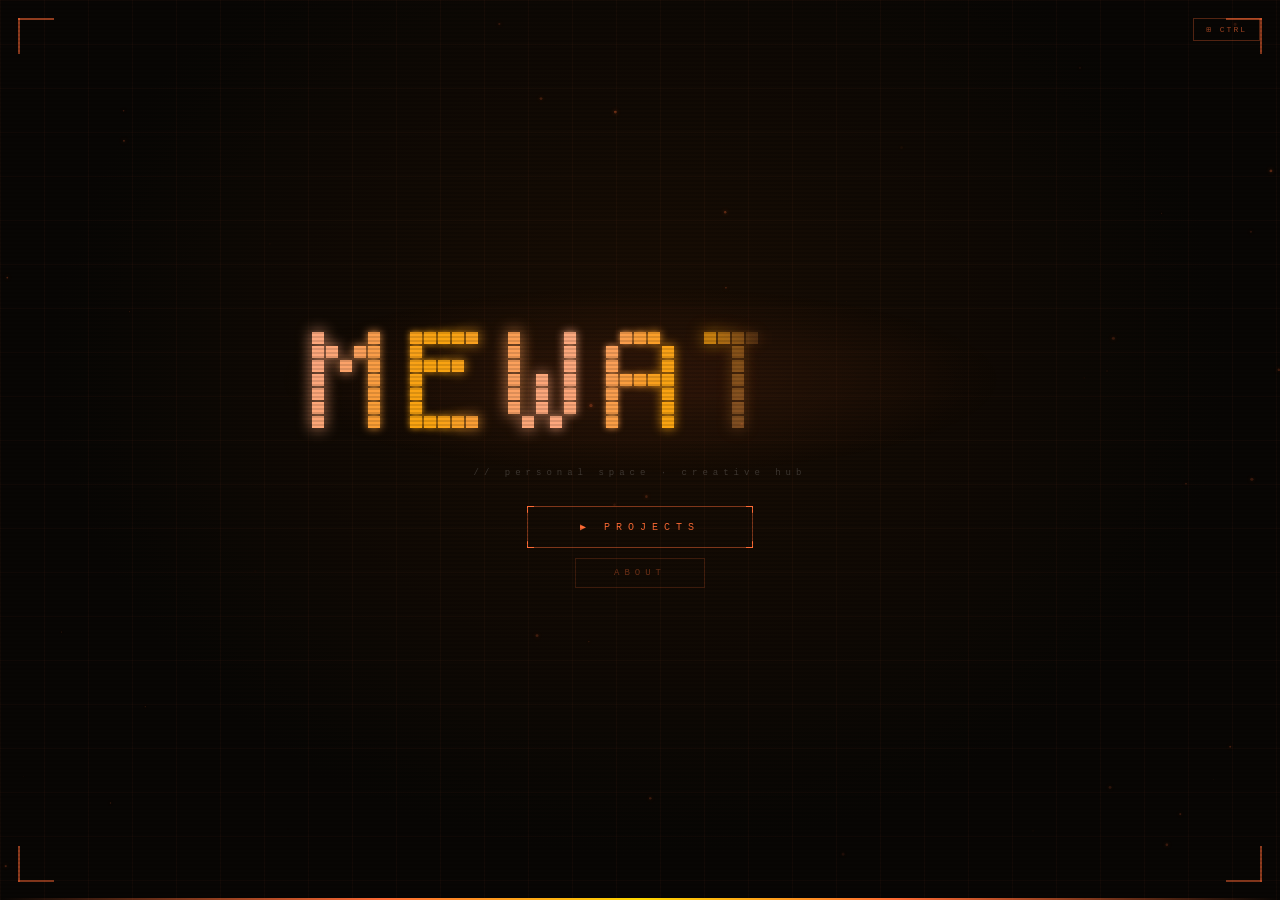
<file: index.html>
<!DOCTYPE html>
<html lang="en">
<head>
    <meta charset="UTF-8">
    <meta name="viewport" content="width=device-width, initial-scale=1.0">
    <title>Mewatee's Personal Space</title>
    <link rel="icon" type="image/jpeg" href="icon.jpg">
    <link rel="stylesheet" href="css/style.css">
</head>
<body>

    <!-- Background layers -->
    <div class="bg"></div>
    <div class="grid-bg"></div>
    <div class="scanlines"></div>
    <canvas id="particles"></canvas>

    <!-- Corner brackets -->
    <div class="corner tl"></div>
    <div class="corner tr"></div>
    <div class="corner bl"></div>
    <div class="corner br"></div>
    <div class="status-line"></div>

    <!-- ── Main Scene ── -->
    <!-- Mini top-right nav -->
    <div class="top-nav">
        <button class="btn-mini btn-mini-dash" onclick="openModal()">⊞ CTRL</button>
    </div>

    <div id="scene">
        <div class="logo-wrap">
            <canvas id="c"></canvas>
        </div>
        <div class="scene-tagline">// personal space · creative hub</div>
        <div class="scene-btns">
            <button class="btn-primary" onclick="openProjects()">
                <span class="bgc tl"></span>
                <span class="bgc tr"></span>
                <span class="bgc bl"></span>
                <span class="bgc br"></span>
                ▶ Projects
            </button>
            <button class="btn-secondary" onclick="openAbout()">About</button>
        </div>
    </div>

    <!-- ── About Modal ── -->
    <div class="overlay" id="about-overlay">
        <div class="modal about-modal">
            <div class="mc tl"></div><div class="mc tr"></div>
            <div class="mc bl"></div><div class="mc br"></div>

            <div class="modal-label">About</div>
            <div class="about-hero">MEWATEE.COM</div>
            <div class="about-tagline">Personal space // Creative hub</div>

            <div class="about-block">
                <div class="about-sec">Overview</div>
                <div class="about-body">Mewatee's personal digital space — a collection of projects, games, and experiments.</div>
            </div>

            

            <div class="about-block">
                <div class="about-sec">Contact</div>
                <div class="about-body">ig owarakub.</div>
            </div>

            <button class="mbtn mbtn-enter" style="width:100%;margin-top:8px" onclick="closeAbout()">Close</button>
        </div>
    </div>

    <!-- ── Password Modal ── -->
    <div class="overlay" id="overlay">
        <div class="modal">
            <div class="mc tl"></div><div class="mc tr"></div>
            <div class="mc bl"></div><div class="mc br"></div>

            <div class="modal-label">Access Required</div>
            <div class="modal-hint">Enter authorization code to continue</div>
            <div class="modal-icon">⬡</div>

            <div class="pin-dots">
                <div class="pin-dot" id="d0"></div>
                <div class="pin-dot" id="d1"></div>
                <div class="pin-dot" id="d2"></div>
                <div class="pin-dot" id="d3"></div>
                <div class="pin-dot" id="d4"></div>
                <div class="pin-dot" id="d5"></div>
            </div>

            <input
                type="password"
                id="pwInput"
                class="pw-input"
                maxlength="20"
                autocomplete="off"
                placeholder="••••••"
                oninput="onInput()"
                onkeydown="onKey(event)"
            />
            <div class="modal-err" id="modalErr">INVALID CODE — ACCESS DENIED</div>

            <div class="modal-btns">
                <button class="mbtn mbtn-cancel" onclick="closeModal()">Cancel</button>
                <button class="mbtn mbtn-enter"  onclick="submitPw()">Enter</button>
            </div>
        </div>
    </div>

    <!-- ── Dashboard ── -->
    <div id="dashboard">
        <div class="dash-header">
            <div>
                <div class="dash-brand">Mewatee <span>// Control Panel</span></div>
                <div class="dash-user" id="dashUser"></div>
            </div>
            <button class="btn-lock" onclick="lockDash()">⬡ Lock</button>
        </div>

        <div class="dash-body">

            <!-- Mission Control -->
            <div class="section-label">Quick Access</div>
            <a class="btn-mission" href="https://owa-mission.vercel.app/tasks" target="_blank" rel="noopener">
                <span class="mc-icon">⊕</span>
                Mission Control
                <span class="mc-arrow">→</span>
            </a>

            <!-- Stats -->
            <div class="section-label">Overview</div>
            <div class="cards">
                <div class="card">
                    <div class="card-dot"></div>
                    <div class="card-lbl">Status</div>
                    <div class="card-val" style="font-size:15px;letter-spacing:2px;">ONLINE</div>
                    <div class="card-sub">All systems operational</div>
                </div>
                <div class="card">
                    <div class="card-lbl">Version</div>
                    <div class="card-val">1.0</div>
                    <div class="card-sub">Current build</div>
                </div>
                <div class="card">
                    <div class="card-lbl">Domain</div>
                    <div class="card-val" style="font-size:14px;letter-spacing:1px;">mewatee.com</div>
                    <div class="card-sub">Active</div>
                </div>
                <div class="card">
                    <div class="card-lbl">Uptime</div>
                    <div class="card-val" id="uptimeVal">—</div>
                    <div class="card-sub">Since session start</div>
                </div>
            </div>

            <!-- Activity log -->
            <div class="section-label">Activity Log</div>
            <div class="activity-log" id="actLog"></div>

        </div>
    </div>

    <!-- ── Game Screen ── -->
    <div id="game-screen">
        <canvas id="rain-canvas"></canvas>

        <div class="game-header">
            <div>
                <div class="game-brand">Meow-tropolis <span id="game-brand-sub">// Day 1 — Neon District</span></div>
                <div class="game-sub" id="game-sub-line">// Laundromat Front — 23:14 — Boutique Mode Active</div>
            </div>
            <button class="btn-game-exit" onclick="closeGame()">[ EXIT ]</button>
        </div>

        <div class="game-body">
            <div class="game-sidebar">
                <div class="game-sec-lbl">Inventory</div>
                <div class="inv-item" id="inv-tees">3x Plain Black Cotton Tee</div>
                <div class="inv-item inv-rare" id="inv-ink">1x Reflective Ink <span class="inv-badge">RARE</span></div>
                <div class="inv-item inv-cash" id="inv-cash">$200 Cash</div>
                <div class="inv-item" id="inv-stun" style="color:#00ffcc">2x Stun Grenade <span class="inv-badge" style="border-color:#00ffcc44;color:#00ffcc">[Q]</span></div>

                <div class="game-sec-lbl" style="margin-top:20px">Strikes</div>
                <div class="strike-row">
                    <div class="strike-dot" id="sd0"></div>
                    <div class="strike-dot" id="sd1"></div>
                    <div class="strike-dot" id="sd2"></div>
                </div>
                <div class="cred-num" id="strike-label">CLEAN</div>

                <div class="game-sec-lbl" style="margin-top:20px">Street Cred</div>
                <div class="cred-track"><div class="cred-fill" id="cred-fill" style="width:12%"></div></div>
                <div class="cred-num" id="cred-num">12 / 100 — Rookie</div>

                <div class="game-sec-lbl" style="margin-top:20px">Stamina</div>
                <div class="cred-track"><div class="stamina-fill" id="stamina-fill" style="width:100%"></div></div>
                <div class="cred-num" id="stamina-num">FRESH</div>

                <div class="game-sec-lbl" style="margin-top:20px">Contacts</div>
                <div class="contact-row">DJ Crow <span class="contact-status">Neutral</span></div>
                <div class="contact-row">Graffiti Raccoon <span class="contact-status">Neutral</span></div>

                <div class="game-sec-lbl" style="margin-top:20px">Ability</div>
                <div id="invis-status" class="invis-status invis-locked">GHOST — Reach KNOWN (50 cred)</div>
                <div id="invis-bar-wrap" class="cred-track" style="display:none"><div class="invis-bar" id="invis-bar" style="width:0%"></div></div>
                <div id="slow-status" class="invis-status invis-locked" style="margin-top:8px">SLOW AURA — Reach LEGEND (75 cred)</div>
                <div id="slow-bar-wrap" class="cred-track" style="display:none"><div class="slow-bar" id="slow-bar" style="width:0%"></div></div>

                <div class="game-sec-lbl" style="margin-top:20px">Districts</div>
                <div class="district-row active-district" id="dist-0">&gt; Neon District</div>
                <div class="district-row locked-district" id="dist-1">-- Syndicate Quarter</div>
                <div class="district-row locked-district" id="dist-2">-- The Underground</div>
                <div class="district-row locked-district" id="dist-3">-- Rooftop Circuit</div>
            </div>

            <div class="game-main">
                <canvas id="game-canvas"></canvas>

                <div id="mapUI" class="map-bar" style="display:none">
                    <span>DAY <span id="mapDay">1</span></span>
                    <span>TURNS: <span id="mapTurns">3</span></span>
                    <span id="mapStatus" class="map-status-msg"></span>
                    <span>MATS: <span id="mapMats">--</span></span>
                </div>

                <div class="rpg-box" id="rpgBox" style="display:none">
                    <div class="rpg-name" id="rpgName">CUSTOMER</div>
                    <div class="rpg-text" id="rpgText"><span class="rpg-cursor">_</span></div>
                </div>

                <div id="craftOptions" style="display:none"></div>

                <div id="craftResult" style="display:none"></div>
            </div>
        </div>
    </div>

    <!-- ── Boss Banner ── -->
    <div id="boss-banner" class="boss-banner">
        <div class="bb-star">★</div>
        <div class="bb-eyebrow" id="bb-level">BOSS ENCOUNTER</div>
        <div class="bb-name" id="bb-name">CAPTAIN VICE</div>
        <div class="bb-title" id="bb-title">Syndicate Captain</div>
        <div class="bb-abilities" id="bb-abilities">Abilities: Scan Laser</div>
        <div class="bb-warn">— CAUGHT = 2 STRIKES —</div>
    </div>

    <!-- ── Map Transition Banner ── -->
    <div id="map-banner" class="map-banner">
        <div class="mb-type">NEW DISTRICT UNLOCKED</div>
        <div class="mb-name" id="mb-name">SYNDICATE QUARTER</div>
        <div class="mb-sub" id="mb-sub">// Day 5 — New district unlocked</div>
    </div>

    <!-- ── Game Over Overlay ── -->
    <div id="gameover-overlay" class="gameover-overlay">
        <div class="gameover-modal">
            <div class="go-eyebrow">// OPERATION TERMINATED</div>
            <div class="go-title">GAME OVER</div>
            <div class="go-sub">Three strikes — the syndicate shut you down.</div>
            <div class="go-stats">
                <div class="go-stat"><span class="go-lbl">Days Survived</span><span class="go-val" id="go-days">1</span></div>
                <div class="go-stat"><span class="go-lbl">Cash Remaining</span><span class="go-val go-gold" id="go-cash">$0</span></div>
                <div class="go-stat"><span class="go-lbl">Street Cred</span><span class="go-val go-cyan" id="go-cred">0</span></div>
                <div class="go-stat"><span class="go-lbl">Final Rank</span><span class="go-val go-pink" id="go-rank">ROOKIE</span></div>
            </div>
            <div class="go-buttons">
                <button class="go-btn go-btn-primary" onclick="restartGame()">[ TRY AGAIN ]</button>
                <button class="go-btn go-btn-exit" onclick="closeGame()">[ EXIT ]</button>
            </div>
        </div>
    </div>

    <!-- ── Tutorial Overlay ── -->
    <div id="tutorial-overlay" class="tutorial-overlay">
        <div class="tut-modal">
            <div class="tut-corner tut-tl"></div><div class="tut-corner tut-tr"></div>
            <div class="tut-corner tut-bl"></div><div class="tut-corner tut-br"></div>
            <div class="tut-header-row">
                <div class="tut-brand">Meow-tropolis <span>// Field Manual</span></div>
                <button class="tut-skip-btn" onclick="closeTutorial()">[SKIP]</button>
            </div>
            <canvas id="tut-canvas" width="320" height="200"></canvas>
            <div class="tut-step-num" id="tutStepNum">STEP 1 / 5</div>
            <div class="tut-title" id="tutTitle">MOVE YOUR CHARACTER</div>
            <div class="tut-desc" id="tutDesc">Use WASD or arrow keys. Hold SHIFT to sprint — watch your stamina bar.</div>
            <div class="tut-nav">
                <button class="tut-nav-btn" id="tutPrevBtn" onclick="tutPrev()" disabled>◀ PREV</button>
                <div class="tut-dots-wrap" id="tutDots"></div>
                <button class="tut-nav-btn tut-nav-next" id="tutNextBtn" onclick="tutNext()">NEXT ▶</button>
            </div>
        </div>
    </div>

    <!-- ── Projects Overlay ── -->
    <div id="projects-overlay" class="projects-overlay">
        <div class="projects-header">
            <div>
                <div class="projects-brand">Mewatee <span>// Projects</span></div>
                <div class="projects-sub">Select a project to launch</div>
            </div>
            <button class="btn-projects-close" onclick="closeProjects()">[ CLOSE ]</button>
        </div>
        <div class="projects-body">
            <div class="projects-grid" id="projectsGrid"></div>
        </div>
    </div>

    <!-- ── Street Market Overlay ── -->
    <div id="market-overlay" class="market-overlay">
        <div class="market-modal">
            <div class="market-title">[ STREET MARKET ]</div>
            <div class="market-sub">Cash: <span id="mkt-cash-display">$0</span> — Buy to restock & upgrade</div>
            <div class="market-grid" id="market-grid"></div>
            <button class="market-close" onclick="closeMarket()">[ CLOSE ]</button>
        </div>
    </div>

    <script src="js/main.js"></script>
    <script src="js/games/meow-tropolis.js"></script>
</body>
</html>
</file>
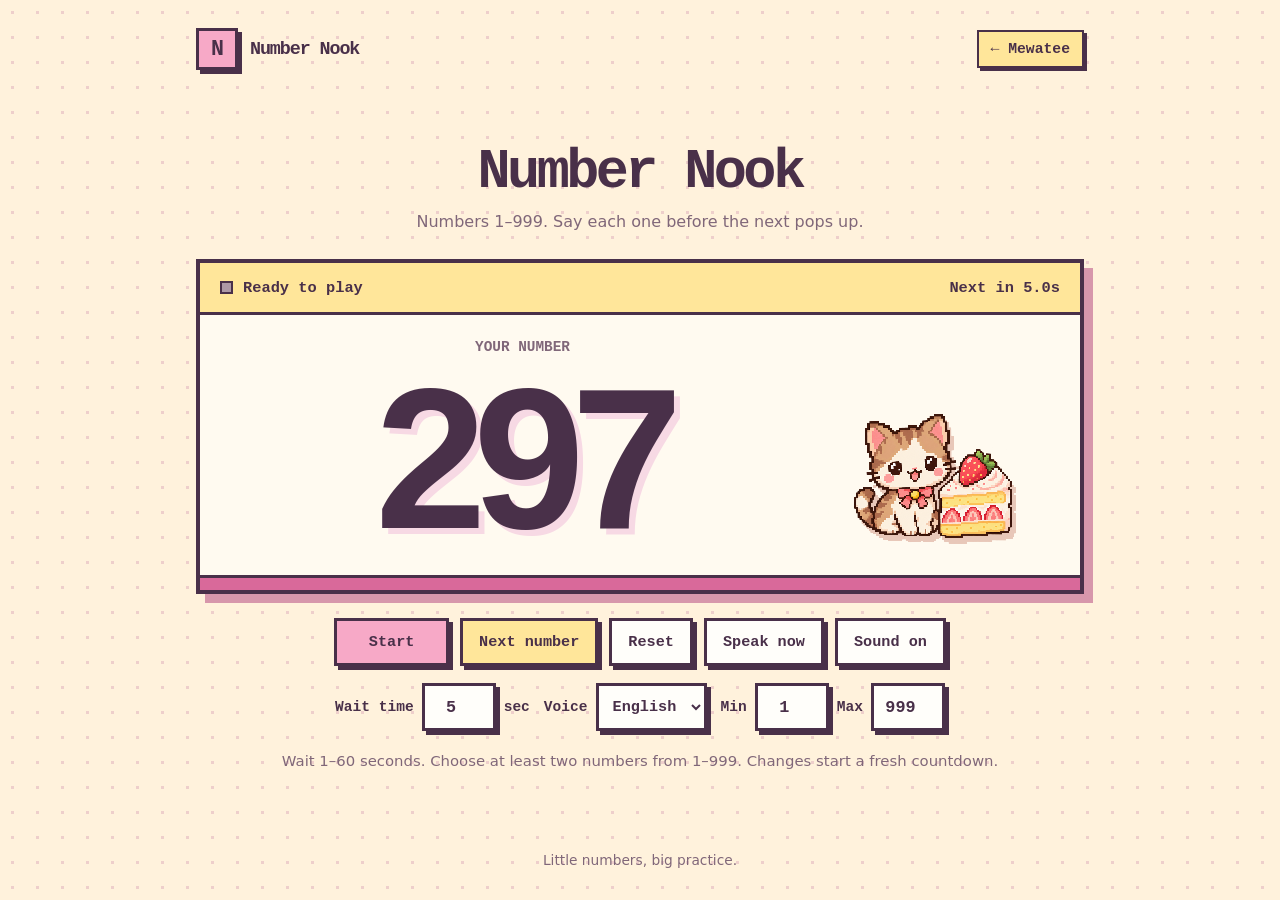
<file: number/index.html>
<!doctype html>
<html lang="en">
<head>
  <meta charset="utf-8">
  <meta name="viewport" content="width=device-width, initial-scale=1">
  <meta name="theme-color" content="#fff2dc">
  <meta name="description" content="Cute number practice from 1 to 999 with a custom timer and spoken numbers.">
  <title>Number Nook — Math Practice</title>
  <link rel="icon" type="image/svg+xml" href="data:image/svg+xml,%3Csvg xmlns='http://www.w3.org/2000/svg' viewBox='0 0 64 64'%3E%3Crect width='64' height='64' rx='8' fill='%23f7a9c7'/%3E%3Cpath d='M10 48V16h10l12 17V16h10v32H32L20 31v17z' fill='%23472c48'/%3E%3Cpath d='M48 16h8v8h-8zM48 32h8v8h-8z' fill='%23fff6d5'/%3E%3C/svg%3E">
  <style>
    :root{color-scheme:light;--ink:#493049;--soft:#806779;--cream:#fffaf0;--page:#fff2dc;--pink:#f7a9c7;--pink-dark:#d9699a;--yellow:#ffe69a;--mint:#b8e8d1;--line:#493049}
    *{box-sizing:border-box}
    html{font-family:"Trebuchet MS",Verdana,system-ui,sans-serif}
    body{margin:0;min-height:100vh;min-height:100dvh;color:var(--ink);background-color:var(--page);background-image:radial-gradient(#eecfcb 1.5px,transparent 1.5px);background-size:25px 25px}
    button,input{font:inherit}
    button{cursor:pointer}
    button:focus-visible,input:focus-visible{outline:3px solid var(--pink-dark);outline-offset:4px}
    .shell{max-width:940px;min-height:100vh;min-height:100dvh;margin:auto;padding:28px 26px 32px;display:flex;flex-direction:column}
    header{display:flex;align-items:center;justify-content:space-between;gap:16px}
    .brand{display:flex;align-items:center;gap:12px;font-family:"Courier New",monospace;font-size:1.15rem;font-weight:900;letter-spacing:-.06em}
    .brand-icon{width:42px;height:42px;display:grid;place-items:center;background:var(--pink);border:3px solid var(--line);box-shadow:4px 4px 0 var(--line);font-size:1.35rem}
    .range{padding:9px 12px;background:var(--yellow);border:2px solid var(--line);box-shadow:3px 3px 0 var(--line);font-family:"Courier New",monospace;font-weight:800;font-size:.92rem;color:var(--ink);text-decoration:none}
    main{flex:1;display:flex;flex-direction:column;justify-content:center;padding:26px 0 12px}
    .intro{text-align:center;margin:0 0 26px}
    h1{font-family:"Courier New",monospace;font-weight:900;letter-spacing:-.065em;font-size:clamp(2rem,5vw,3.45rem);line-height:1.08;margin:0 0 8px}
    .intro p{font-size:1rem;line-height:1.4;color:var(--soft);margin:0}
    .board{background:var(--cream);border:4px solid var(--line);box-shadow:9px 9px 0 #d797ab;position:relative}
    .board-top{min-height:52px;padding:14px 20px;display:flex;align-items:center;justify-content:space-between;gap:12px;border-bottom:3px solid var(--line);background:var(--yellow);font-family:"Courier New",monospace;font-size:.96rem;font-weight:800}
    .status{display:flex;align-items:center;gap:10px}
    .status-pixel{width:13px;height:13px;background:#ad99a6;border:2px solid var(--line)}
    .is-running .status-pixel{background:#79d7b1}
    .countdown{font-variant-numeric:tabular-nums;white-space:nowrap}
    .board-main{min-height:260px;display:grid;grid-template-columns:minmax(0,1fr) 242px;align-items:center;gap:10px;padding:10px 25px 2px 42px}
    .number-area{text-align:center;min-width:0}
    .number-label{font-family:"Courier New",monospace;font-size:.9rem;font-weight:800;color:var(--soft);margin:0 0 4px}
    .number{font-family:"Arial Black","Trebuchet MS",sans-serif;font-size:clamp(7rem,18vw,12.5rem);font-weight:900;line-height:1;letter-spacing:-.065em;font-variant-numeric:tabular-nums;white-space:nowrap;text-shadow:6px 6px 0 #f7d9e4;user-select:none}
    .number.pop{animation:pop .22s steps(3,end)}
    @keyframes pop{from{transform:scale(.88);opacity:.5}to{transform:scale(1);opacity:1}}
    .cat-cake{display:block;width:100%;max-width:242px;height:auto;image-rendering:pixelated;align-self:end;margin:0 auto 6px;filter:drop-shadow(4px 6px 0 #e8c7b8)}
    .progress-track{height:15px;background:#f8dce1;border-top:3px solid var(--line)}
    .progress-fill{height:100%;width:100%;background:var(--pink-dark);transform-origin:left;transform:scaleX(1)}
    .below{display:flex;flex-direction:column;align-items:center;gap:17px;margin-top:24px}
    .actions{display:flex;flex-wrap:wrap;gap:11px}
    .button{min-height:48px;padding:9px 16px;border:3px solid var(--line);border-radius:0;background:#fffefa;color:var(--ink);box-shadow:4px 4px 0 var(--line);font-family:"Courier New",monospace;font-size:.95rem;font-weight:900;transition:transform .12s,box-shadow .12s}
    .button:hover{transform:translate(2px,2px);box-shadow:2px 2px 0 var(--line)}
    .button:active{transform:translate(4px,4px);box-shadow:none}
    .button.primary{background:var(--pink);min-width:115px}
    .button.next{background:var(--yellow)}
    .button[aria-pressed="false"]{color:var(--soft);background:#f2e9e7}
    .button:disabled{opacity:.55;cursor:not-allowed}
    .settings{display:flex;align-items:center;flex-wrap:wrap;justify-content:center;gap:14px;min-height:48px;white-space:nowrap;font-family:"Courier New",monospace;font-weight:900;font-size:.91rem}
    .setting{display:flex;align-items:center;gap:8px}
    .settings input{width:74px;min-height:48px;padding:6px 8px;border:3px solid var(--line);border-radius:0;background:#fffefa;color:var(--ink);font-family:"Courier New",monospace;font-weight:900;font-size:1.05rem;text-align:center;box-shadow:4px 4px 0 var(--line)}
    .settings select{min-height:48px;padding:6px 10px;border:3px solid var(--line);border-radius:0;background:#fffefa;color:var(--ink);font-family:"Courier New",monospace;font-weight:900;font-size:.95rem;box-shadow:4px 4px 0 var(--line)}
    .helper{color:var(--soft);font-size:.93rem;line-height:1.5;margin:19px 0 0;text-align:center}
    .range-error{color:#a83260;margin-top:8px}
    .range-error[hidden]{display:none}
    footer{text-align:center;font-size:.86rem;color:var(--soft);padding-top:20px}
    @media(max-width:850px){.actions{justify-content:center}}
    @media(max-width:580px){.shell{padding:19px 15px 25px}.brand{font-size:.96rem}.brand-icon{width:36px;height:36px}.range{font-size:.76rem;padding:8px}main{justify-content:flex-start;padding:44px 0 5px}.intro{margin-bottom:23px}.board{box-shadow:6px 6px 0 #d797ab}.board-top{font-size:.8rem;padding:11px 13px}.board-main{min-height:260px;grid-template-columns:1fr 110px;gap:0;padding:18px 8px 0 10px}.number-label{font-size:.75rem}.number{font-size:clamp(5.3rem,24vw,8.6rem);text-shadow:4px 4px 0 #f7d9e4}.cat-cake{width:130px;max-width:130px;margin-left:-19px;margin-bottom:7px}.below{margin-top:24px;gap:17px}.actions{display:grid;width:100%;grid-template-columns:repeat(2,minmax(0,1fr));gap:9px}.button{min-height:49px;padding:7px 8px;font-size:.82rem}.button.primary{min-width:0}.settings{font-size:.85rem;flex-wrap:wrap;row-gap:15px}.helper{margin-top:17px}}
    @media(max-width:370px){.board-main{grid-template-columns:1fr 88px}.cat-cake{width:110px}.number{font-size:4.8rem}.brand{font-size:.85rem}.range{font-size:.68rem}}
    @media(prefers-reduced-motion:reduce){*,*::before,*::after{animation-duration:.01ms!important;transition-duration:.01ms!important}}
  </style>
</head>
<body>
  <div class="shell">
    <header>
      <div class="brand"><span class="brand-icon" aria-hidden="true">N</span><span>Number Nook</span></div>
      <a class="range" href="/">← Mewatee</a>
    </header>
    <main>
      <div class="intro">
        <h1>Number Nook</h1>
        <p>Numbers <span id="range-display">1–999</span>. Say each one before the next pops up.</p>
      </div>
      <section class="board" aria-label="Number practice">
        <div class="board-top">
          <span class="status"><span class="status-pixel" aria-hidden="true"></span><span id="status">Ready to play</span></span>
          <span class="countdown">Next in <span id="countdown">5.0</span>s</span>
        </div>
        <div class="board-main">
          <div class="number-area">
            <p class="number-label">YOUR NUMBER</p>
            <div class="number" id="number" aria-live="polite">?</div>
          </div>
          <img class="cat-cake" src="pixel-cat-cake.png" alt="Pixel cat sitting beside strawberry cake" width="242" height="194" decoding="async" fetchpriority="low">
        </div>
        <div class="progress-track" role="progressbar" aria-label="Time until next number" aria-valuemin="0" aria-valuemax="5" aria-valuenow="5" id="progress-track"><div class="progress-fill" id="progress-fill"></div></div>
      </section>
      <div class="below">
        <div class="actions">
          <button class="button primary" id="play" type="button">Start</button>
          <button class="button next" id="next" type="button">Next number</button>
          <button class="button" id="reset" type="button">Reset</button>
          <button class="button" id="speak" type="button">Speak now</button>
          <button class="button" id="sound" type="button" aria-pressed="true">Sound on</button>
        </div>
        <div class="settings">
          <div class="setting">
            <label for="wait-seconds">Wait time</label>
            <input id="wait-seconds" type="number" min="1" max="60" step="1" value="5" inputmode="numeric" aria-describedby="wait-help">
            <span>sec</span>
          </div>
          <div class="setting">
            <label for="voice-language">Voice</label>
            <select id="voice-language" aria-label="Speech language">
              <option value="en">English</option>
              <option value="th">ภาษาไทย</option>
            </select>
          </div>
          <div class="setting">
            <label for="min-number">Min</label>
            <input id="min-number" type="number" min="1" max="998" step="1" value="1" inputmode="numeric" aria-describedby="range-help range-error">
            <label for="max-number">Max</label>
            <input id="max-number" type="number" min="2" max="999" step="1" value="999" inputmode="numeric" aria-describedby="range-help range-error">
          </div>
        </div>
      </div>
      <p class="helper" id="wait-help">Wait 1–60 seconds. <span id="range-help">Choose at least two numbers from 1–999.</span> Changes start a fresh countdown.</p>
      <p class="helper range-error" id="range-error" role="alert" hidden></p>
    </main>
    <footer>Little numbers, big practice.</footer>
  </div>
  <script>
    (() => {
      const numberEl = document.getElementById('number');
      const board = document.querySelector('.board');
      const statusEl = document.getElementById('status');
      const countdownEl = document.getElementById('countdown');
      const progressEl = document.getElementById('progress-fill');
      const progressTrack = document.getElementById('progress-track');
      const playButton = document.getElementById('play');
      const nextButton = document.getElementById('next');
      const resetButton = document.getElementById('reset');
      const speakButton = document.getElementById('speak');
      const soundButton = document.getElementById('sound');
      const waitInput = document.getElementById('wait-seconds');
      const minInput = document.getElementById('min-number');
      const maxInput = document.getElementById('max-number');
      const rangeDisplay = document.getElementById('range-display');
      const rangeError = document.getElementById('range-error');
      const languageSelect = document.getElementById('voice-language');
      const speechAvailable = 'speechSynthesis' in window && 'SpeechSynthesisUtterance' in window;
      let duration = 5000;
      let number = null;
      let minNumber = 1;
      let maxNumber = 999;
      let running = false;
      let started = false;
      let soundOn = speechAvailable;
      let language = 'en';
      let remaining = duration;
      let deadline = 0;
      let frame = 0;

      function renderNumber() {
        numberEl.textContent = String(number);
        numberEl.classList.remove('pop');
        void numberEl.offsetWidth;
        numberEl.classList.add('pop');
      }

      function randomBelow(max) {
        if (window.crypto && typeof window.crypto.getRandomValues === 'function') {
          const sample = new Uint32Array(1);
          const limit = Math.floor(4294967296 / max) * max;
          do { window.crypto.getRandomValues(sample); } while (sample[0] >= limit);
          return sample[0] % max;
        }
        return Math.floor(Math.random() * max);
      }

      function pickNumber() {
        const span = maxNumber - minNumber + 1;
        number = minNumber + randomBelow(span);
        renderNumber();
      }

      function thaiNumberWords(value) {
        const digits = ['', 'หนึ่ง', 'สอง', 'สาม', 'สี่', 'ห้า', 'หก', 'เจ็ด', 'แปด', 'เก้า'];
        const hundreds = Math.floor(value / 100);
        const tens = Math.floor(value / 10) % 10;
        const ones = value % 10;
        let words = hundreds ? digits[hundreds] + 'ร้อย' : '';
        if (tens === 1) words += 'สิบ';
        else if (tens === 2) words += 'ยี่สิบ';
        else if (tens > 2) words += digits[tens] + 'สิบ';
        if (ones === 1) words += value > 10 ? 'เอ็ด' : 'หนึ่ง';
        else if (ones > 1) words += digits[ones];
        return words;
      }

      function sayNumber() {
        if (!speechAvailable) return;
        window.speechSynthesis.cancel();
        const utterance = new SpeechSynthesisUtterance(language === 'th' ? thaiNumberWords(number) : String(number));
        utterance.lang = language === 'th' ? 'th-TH' : 'en-US';
        const matchingVoice = window.speechSynthesis.getVoices().find(voice => voice.lang.toLowerCase().startsWith(language));
        if (matchingVoice) utterance.voice = matchingVoice;
        utterance.rate = 0.85;
        window.speechSynthesis.speak(utterance);
      }

      function updateTimer() {
        countdownEl.textContent = (remaining / 1000).toFixed(1);
        progressEl.style.transform = `scaleX(${Math.min(1, remaining / duration)})`;
        progressTrack.setAttribute('aria-valuemax', String(duration / 1000));
        progressTrack.setAttribute('aria-valuenow', String(Math.ceil(remaining / 1000)));
      }

      function updateControls() {
        board.classList.toggle('is-running', running);
        playButton.textContent = running ? 'Pause' : started ? 'Resume' : 'Start';
        statusEl.textContent = running ? 'Playing' : started ? 'Paused' : 'Ready to play';
      }

      function tick() {
        if (!running) return;
        const now = performance.now();
        if (now >= deadline) {
          pickNumber();
          if (soundOn) sayNumber();
          deadline = now + duration;
        }
        remaining = Math.max(0, deadline - now);
        updateTimer();
        frame = requestAnimationFrame(tick);
      }

      function setRunning(value) {
        if (running === value) return;
        if (!value) {
          remaining = Math.max(0, deadline - performance.now());
          if (remaining === 0) remaining = duration;
          cancelAnimationFrame(frame);
          if (speechAvailable) window.speechSynthesis.cancel();
        } else {
          if (!started && soundOn) sayNumber();
          started = true;
          deadline = performance.now() + remaining;
        }
        running = value;
        updateControls();
        updateTimer();
        if (running) tick();
      }

      function reset() {
        running = false;
        started = false;
        cancelAnimationFrame(frame);
        if (speechAvailable) window.speechSynthesis.cancel();
        pickNumber();
        remaining = duration;
        deadline = 0;
        updateControls();
        updateTimer();
      }

      function setWaitSeconds(seconds) {
        if (!Number.isInteger(seconds) || seconds < 1 || seconds > 60) throw new Error('Wait time must be a whole number from 1 to 60 seconds.');
        duration = seconds * 1000;
        waitInput.value = String(seconds);
        remaining = duration;
        if (running) deadline = performance.now() + duration;
        updateTimer();
      }

      function setRange(min, max) {
        if (!Number.isInteger(min) || !Number.isInteger(max) || min < 1 || max > 999 || min >= max) {
          throw new Error('Choose at least two numbers from 1 to 999.');
        }
        if (min === minNumber && max === maxNumber) return;
        minNumber = min;
        maxNumber = max;
        minInput.value = String(min);
        maxInput.value = String(max);
        rangeDisplay.textContent = `${min}–${max}`;
        rangeError.hidden = true;
        pickNumber();
        remaining = duration;
        if (running) deadline = performance.now() + duration;
        updateTimer();
        if (soundOn && started) sayNumber();
      }

      function applyRangeInputs() {
        try {
          setRange(Number(minInput.value), Number(maxInput.value));
        } catch (error) {
          minInput.value = String(minNumber);
          maxInput.value = String(maxNumber);
          rangeError.textContent = error.message;
          rangeError.hidden = false;
        }
      }

      playButton.addEventListener('click', () => setRunning(!running));
      nextButton.addEventListener('click', () => {
        pickNumber();
        remaining = duration;
        if (running) deadline = performance.now() + duration;
        updateTimer();
        if (soundOn) sayNumber();
      });
      resetButton.addEventListener('click', reset);
      speakButton.addEventListener('click', sayNumber);
      soundButton.addEventListener('click', () => {
        soundOn = !soundOn;
        soundButton.setAttribute('aria-pressed', String(soundOn));
        soundButton.textContent = soundOn ? 'Sound on' : 'Sound off';
        if (!soundOn) window.speechSynthesis.cancel();
        else sayNumber();
      });
      waitInput.addEventListener('change', () => {
        const value = Number(waitInput.value);
        if (Number.isInteger(value) && value >= 1 && value <= 60) setWaitSeconds(value);
        else waitInput.value = String(duration / 1000);
      });
      minInput.addEventListener('change', applyRangeInputs);
      maxInput.addEventListener('change', applyRangeInputs);
      minInput.addEventListener('blur', applyRangeInputs);
      maxInput.addEventListener('blur', applyRangeInputs);
      languageSelect.addEventListener('change', () => {
        language = languageSelect.value;
        if (soundOn) sayNumber();
      });
      if (!speechAvailable) {
        soundOn = false;
        soundButton.disabled = true;
        soundButton.textContent = 'Sound unavailable';
        soundButton.setAttribute('aria-pressed', 'false');
        speakButton.disabled = true;
      }
      if (document.modelContext?.registerTool) {
        try {
          void Promise.resolve(document.modelContext.registerTool({
            name: 'control_number_practice',
            title: 'Control number practice',
            description: 'Start, pause, advance, or reset number practice, or change its wait time, number range, and speech language.',
            inputSchema: {
              type: 'object',
              properties: {
                action: { type: 'string', enum: ['start', 'pause', 'next', 'reset', 'set_wait', 'set_range', 'set_language'] },
                seconds: { type: 'integer', minimum: 1, maximum: 60 },
                min: { type: 'integer', minimum: 1, maximum: 998 },
                max: { type: 'integer', minimum: 2, maximum: 999 },
                language: { type: 'string', enum: ['en', 'th'] }
              },
              required: ['action'],
              additionalProperties: false
            },
            annotations: { readOnlyHint: false },
            execute(input) {
              if (!input || !['start', 'pause', 'next', 'reset', 'set_wait', 'set_range', 'set_language'].includes(input.action)) throw new Error('Invalid action.');
              if (input.action === 'set_wait') setWaitSeconds(input.seconds);
              if (input.action === 'set_range') setRange(input.min, input.max);
              if (input.action === 'set_language') {
                if (!['en', 'th'].includes(input.language)) throw new Error('Choose en or th.');
                language = input.language;
                languageSelect.value = language;
                if (soundOn) sayNumber();
              }
              if (input.action === 'start') setRunning(true);
              if (input.action === 'pause') setRunning(false);
              if (input.action === 'next') nextButton.click();
              if (input.action === 'reset') reset();
              return { number, running, minNumber, maxNumber, waitSeconds: duration / 1000, language, secondsUntilNext: Math.ceil(remaining / 1000) };
            }
          })).catch(() => {});
        } catch (_) {}
      }
      pickNumber();
      updateControls();
      updateTimer();
    })();
  </script>
</body>
</html>
</file>
<file: css/style.css>
* { margin: 0; padding: 0; box-sizing: border-box; }

:root {
    --orange: #ff6b35;
    --amber:  #ffb347;
    --gold:   #ffd700;
    --cyan:   #00d4ff;
    --pink:   #ff00aa;
}

html, body {
    width: 100%; height: 100%;
    background: #080604;
    overflow: hidden;
    font-family: 'Courier New', monospace;
    color: #fff;
}

/* ── Background layers ── */
.bg {
    position: fixed; inset: 0;
    background: radial-gradient(ellipse at 50% 40%, #1a0e04 0%, #080604 65%);
    z-index: 0;
}

.grid-bg {
    position: fixed; inset: 0;
    background-image:
        linear-gradient(rgba(255,107,53,.04) 1px, transparent 1px),
        linear-gradient(90deg, rgba(255,107,53,.04) 1px, transparent 1px);
    background-size: 44px 44px;
    animation: grid-move 25s linear infinite;
    pointer-events: none; z-index: 1;
}
@keyframes grid-move {
    to { background-position: 44px 44px; }
}

.scanlines {
    position: fixed; inset: 0;
    background: repeating-linear-gradient(
        0deg, transparent, transparent 2px,
        rgba(0,0,0,.12) 2px, rgba(0,0,0,.12) 4px
    );
    pointer-events: none; z-index: 6;
}

#particles {
    position: fixed; inset: 0;
    pointer-events: none; z-index: 2;
}

/* ── Corner brackets ── */
.corner {
    position: fixed; width: 56px; height: 56px; z-index: 4;
}
.corner::before, .corner::after {
    content: ''; position: absolute;
    background: var(--orange); opacity: .55;
}
.corner::before { width: 2px; height: 36px; }
.corner::after  { width: 36px; height: 2px; }
.corner.tl { top: 18px; left: 18px; }
.corner.tr { top: 18px; right: 18px; transform: scaleX(-1); }
.corner.bl { bottom: 18px; left: 18px; transform: scaleY(-1); }
.corner.br { bottom: 18px; right: 18px; transform: scale(-1); }

.status-line {
    position: fixed; bottom: 0; left: 0; right: 0; height: 2px;
    background: linear-gradient(90deg, transparent 0%, var(--orange) 30%, var(--gold) 50%, var(--orange) 70%, transparent 100%);
    animation: bar-pulse 3s ease-in-out infinite; z-index: 5;
}
@keyframes bar-pulse {
    0%,100% { opacity: .3; } 50% { opacity: .9; }
}

/* ── Main scene ── */
#scene {
    position: relative; width: 100%; height: 100%;
    display: flex; flex-direction: column;
    align-items: center; justify-content: center;
    z-index: 3;
}

.logo-wrap { position: relative; }
.logo-wrap::before {
    content: ''; position: absolute; inset: -30px;
    background: radial-gradient(ellipse, rgba(255,107,53,.1) 0%, transparent 68%);
    animation: logo-pulse 3.5s ease-in-out infinite;
    pointer-events: none;
}
@keyframes logo-pulse {
    0%,100% { opacity: .5; transform: scale(1); }
    50%      { opacity: 1;  transform: scale(1.06); }
}

canvas#c {
    display: block;
    image-rendering: pixelated;
    image-rendering: crisp-edges;
    position: relative; z-index: 2;
}

/* ── Top nav mini buttons ── */
.top-nav {
    position: fixed; top: 18px; right: 20px;
    display: flex; gap: 8px; z-index: 20;
}
.btn-mini {
    padding: 6px 12px;
    background: transparent;
    border: 1px solid rgba(255,107,53,.3);
    color: rgba(255,107,53,.6);
    font-family: 'Courier New', monospace;
    font-size: 8px; letter-spacing: 3px;
    text-transform: uppercase; cursor: pointer;
    outline: none; transition: all .25s;
}
.btn-mini:hover {
    border-color: var(--orange); color: var(--orange);
    box-shadow: 0 0 14px rgba(255,107,53,.2);
}
.btn-mini-dash { letter-spacing: 2px; }

.scene-tagline {
    color: rgba(255,255,255,.18);
    font-size: 9px; letter-spacing: 5px;
    margin-top: 20px;
    font-family: 'Courier New', monospace;
}
.scene-btns {
    display: flex; flex-direction: column;
    align-items: center; gap: 10px;
    margin-top: 28px;
}

/* ── About modal ── */
.about-modal { width: min(480px,94vw); max-height: 88vh; overflow-y: auto; }
.about-hero {
    color: var(--orange); font-size: 20px; letter-spacing: 6px;
    text-align: center; margin: 14px 0 4px;
    text-shadow: 0 0 20px rgba(255,107,53,.4);
}
.about-tagline {
    color: rgba(255,255,255,.2); font-size: 9px;
    letter-spacing: 3px; text-align: center; margin-bottom: 24px;
}
.about-block { margin-bottom: 20px; }
.about-sec {
    color: rgba(255,107,53,.5); font-size: 8px;
    letter-spacing: 4px; text-transform: uppercase;
    padding-bottom: 6px; margin-bottom: 10px;
    border-bottom: 1px solid rgba(255,107,53,.1);
}
.about-body {
    color: rgba(255,255,255,.38); font-size: 10px;
    line-height: 1.8; letter-spacing: .5px;
}
.ctrl-grid {
    display: grid; grid-template-columns: auto 1fr;
    gap: 6px 16px; align-items: center;
}
.ctrl-k {
    color: var(--cyan); font-size: 9px; letter-spacing: 1px;
    background: rgba(0,212,255,.06); border: 1px solid rgba(0,212,255,.18);
    padding: 3px 8px; white-space: nowrap; text-align: center;
}
.ctrl-d { color: rgba(255,255,255,.38); font-size: 9px; letter-spacing: .5px; }

/* keep corner bracket classes working */
.bc.tl { top:-1px; left:-1px;    border-width: 1px 0 0 1px; }
.bc.tr { top:-1px; right:-1px;   border-width: 1px 1px 0 0; }
.bc.bl { bottom:-1px; left:-1px; border-width: 0 0 1px 1px; }
.bc.br { bottom:-1px; right:-1px; border-width: 0 1px 1px 0; }

/* ── Password modal ── */
.overlay {
    position: fixed; inset: 0;
    background: rgba(0,0,0,.82);
    backdrop-filter: blur(10px);
    display: none; align-items: center; justify-content: center;
    z-index: 100;
}
.overlay.active { display: flex; }

.modal {
    position: relative;
    background: rgba(12,8,5,.96);
    border: 1px solid rgba(255,107,53,.28);
    padding: 44px 40px 36px;
    width: 340px;
    box-shadow:
        0 0 70px rgba(255,107,53,.12),
        0 0 140px rgba(255,107,53,.05),
        inset 0 0 50px rgba(255,107,53,.03);
    animation: modal-in .28s ease;
}
@keyframes modal-in {
    from { opacity: 0; transform: scale(.94) translateY(-8px); }
    to   { opacity: 1; transform: scale(1)  translateY(0); }
}
.mc { position: absolute; width: 12px; height: 12px; border-color: var(--orange); border-style: solid; }
.mc.tl { top:-1px; left:-1px;    border-width: 2px 0 0 2px; }
.mc.tr { top:-1px; right:-1px;   border-width: 2px 2px 0 0; }
.mc.bl { bottom:-1px; left:-1px;  border-width: 0 0 2px 2px; }
.mc.br { bottom:-1px; right:-1px; border-width: 0 2px 2px 0; }

.modal-label {
    color: var(--orange); font-size: 10px; letter-spacing: 5px;
    text-transform: uppercase; margin-bottom: 6px; opacity: .7;
}
.modal-hint {
    color: rgba(255,255,255,.25); font-size: 9px;
    letter-spacing: 2px; margin-bottom: 30px;
}
.modal-icon {
    text-align: center; font-size: 30px; margin-bottom: 22px;
    filter: drop-shadow(0 0 12px rgba(255,107,53,.55));
}

.pin-dots {
    display: flex; justify-content: center;
    gap: 11px; margin-bottom: 22px;
}
.pin-dot {
    width: 10px; height: 10px;
    border: 1px solid rgba(255,107,53,.35);
    border-radius: 50%;
    transition: all .18s;
}
.pin-dot.filled {
    background: var(--orange);
    border-color: var(--orange);
    box-shadow: 0 0 10px rgba(255,107,53,.6);
}

.pw-input {
    width: 100%;
    background: rgba(255,107,53,.05);
    border: 1px solid rgba(255,107,53,.2);
    color: var(--orange);
    font-family: 'Courier New', monospace;
    font-size: 22px; letter-spacing: 10px;
    text-align: center;
    padding: 13px; outline: none;
    transition: all .25s;
    margin-bottom: 14px;
    -webkit-text-security: disc;
    text-security: disc;
}
.pw-input::placeholder { opacity: .3; letter-spacing: 4px; font-size: 16px; }
.pw-input:focus {
    border-color: rgba(255,107,53,.55);
    box-shadow: 0 0 22px rgba(255,107,53,.1);
    background: rgba(255,107,53,.08);
}
.pw-input.err {
    border-color: #ff3333;
    animation: shake .38s ease;
    box-shadow: 0 0 22px rgba(255,50,50,.2);
}
@keyframes shake {
    0%,100% { transform: translateX(0); }
    20% { transform: translateX(-7px); }
    40% { transform: translateX(7px); }
    60% { transform: translateX(-4px); }
    80% { transform: translateX(4px); }
}

.modal-err {
    color: #ff3535; font-size: 9px; letter-spacing: 2px;
    text-align: center; margin-bottom: 16px;
    min-height: 14px; opacity: 0; transition: opacity .2s;
}
.modal-err.show { opacity: 1; }

.modal-btns { display: flex; gap: 10px; }
.mbtn {
    flex: 1; padding: 12px;
    font-family: 'Courier New', monospace;
    font-size: 9px; letter-spacing: 3px;
    text-transform: uppercase; cursor: pointer;
    border: 1px solid; outline: none;
    transition: all .25s;
}
.mbtn-cancel {
    background: transparent;
    border-color: rgba(255,255,255,.1);
    color: rgba(255,255,255,.3);
}
.mbtn-cancel:hover { border-color: rgba(255,255,255,.3); color: rgba(255,255,255,.6); }
.mbtn-enter {
    background: rgba(255,107,53,.08);
    border-color: rgba(255,107,53,.45);
    color: var(--orange);
}
.mbtn-enter:hover {
    background: rgba(255,107,53,.18);
    border-color: var(--orange);
    box-shadow: 0 0 20px rgba(255,107,53,.3);
}

/* ── Dashboard ── */
#dashboard {
    display: none; position: fixed; inset: 0;
    background: #070504; z-index: 50;
    overflow-y: auto;
    font-family: 'Courier New', monospace;
    animation: dash-in .35s ease;
}
@keyframes dash-in {
    from { opacity: 0; } to { opacity: 1; }
}
#dashboard.active { display: block; }

.dash-header {
    display: flex; align-items: center; justify-content: space-between;
    padding: 18px 28px;
    border-bottom: 1px solid rgba(255,107,53,.15);
    background: rgba(255,107,53,.03);
    position: sticky; top: 0; z-index: 10;
}
.dash-brand { color: var(--orange); font-size: 12px; letter-spacing: 6px; }
.dash-brand span { color: rgba(255,255,255,.2); font-size: 9px; letter-spacing: 2px; margin-left: 14px; }
.dash-user { color: rgba(255,255,255,.2); font-size: 9px; letter-spacing: 2px; }

.btn-lock {
    padding: 8px 18px; background: transparent;
    border: 1px solid rgba(255,107,53,.3);
    color: rgba(255,107,53,.6);
    font-family: 'Courier New', monospace; font-size: 9px;
    letter-spacing: 3px; cursor: pointer; transition: all .25s;
    text-transform: uppercase; outline: none;
}
.btn-lock:hover {
    border-color: var(--orange); color: var(--orange);
    box-shadow: 0 0 14px rgba(255,107,53,.2);
}

.dash-body { padding: 28px; max-width: 960px; margin: 0 auto; }

.section-label {
    color: rgba(255,107,53,.5); font-size: 9px;
    letter-spacing: 4px; text-transform: uppercase;
    margin-bottom: 14px; padding-bottom: 8px;
    border-bottom: 1px solid rgba(255,107,53,.1);
}

.cards {
    display: grid;
    grid-template-columns: repeat(auto-fit, minmax(190px, 1fr));
    gap: 14px; margin-bottom: 28px;
}
.card {
    background: rgba(255,107,53,.04);
    border: 1px solid rgba(255,107,53,.12);
    padding: 20px; position: relative; transition: all .3s;
}
.card:hover { border-color: rgba(255,107,53,.3); box-shadow: 0 0 20px rgba(255,107,53,.07); }
.card-lbl { color: rgba(255,255,255,.22); font-size: 8px; letter-spacing: 3px; text-transform: uppercase; margin-bottom: 10px; }
.card-val { color: var(--orange); font-size: 26px; line-height: 1; }
.card-sub { color: rgba(255,255,255,.2); font-size: 8px; margin-top: 6px; letter-spacing: 1px; }
.card-dot {
    position: absolute; top: 14px; right: 14px;
    width: 6px; height: 6px; border-radius: 50%;
    background: var(--orange);
    box-shadow: 0 0 8px rgba(255,107,53,.6);
    animation: dot-blink 2s ease-in-out infinite;
}
@keyframes dot-blink { 0%,100% { opacity:1; } 50% { opacity:.2; } }

/* ── Mission Control button ── */
.btn-mission {
    display: flex; align-items: center; gap: 10px;
    width: 100%; padding: 16px 20px;
    background: rgba(255,107,53,.05);
    border: 1px solid rgba(255,107,53,.25);
    color: var(--orange);
    font-family: 'Courier New', monospace;
    font-size: 10px; letter-spacing: 4px;
    text-transform: uppercase; text-decoration: none;
    cursor: pointer; outline: none;
    transition: all .3s; margin-bottom: 28px;
    position: relative; overflow: hidden;
}
.btn-mission::before {
    content: '';
    position: absolute; inset: 0;
    background: linear-gradient(90deg, transparent 0%, rgba(255,107,53,.07) 50%, transparent 100%);
    transform: translateX(-100%);
    transition: transform .5s ease;
}
.btn-mission:hover::before { transform: translateX(100%); }
.btn-mission:hover {
    border-color: var(--gold);
    color: var(--gold);
    box-shadow: 0 0 30px rgba(255,215,0,.2), inset 0 0 30px rgba(255,215,0,.03);
}
.btn-mission:hover .mc-icon { color: var(--gold); }
.mc-icon { font-size: 16px; transition: color .3s; }
.mc-arrow {
    margin-left: auto; font-size: 12px; opacity: .5;
    transition: transform .3s, opacity .3s;
}
.btn-mission:hover .mc-arrow { transform: translateX(4px); opacity: 1; }

.activity-log {
    background: rgba(0,0,0,.3);
    border: 1px solid rgba(255,107,53,.1);
    padding: 18px; max-height: 210px; overflow-y: auto;
}
.log-row {
    font-size: 10px; letter-spacing: 1px;
    padding: 4px 0; border-bottom: 1px solid rgba(255,255,255,.03);
}
.log-ts  { color: rgba(255,107,53,.4); margin-right: 14px; }
.log-txt { color: rgba(255,255,255,.3); }
.log-txt.ok   { color: rgba(100,255,150,.45); }
.log-txt.warn { color: rgba(255,200,50,.45); }

/* ── Scene Buttons ── */
.btn-primary {
    position: relative;
    padding: 14px 52px;
    background: transparent;
    border: 1px solid rgba(255,107,53,.45);
    color: var(--orange);
    font-family: 'Courier New', monospace;
    font-size: 10px; letter-spacing: 6px;
    text-transform: uppercase;
    cursor: pointer; outline: none;
    transition: color .3s, border-color .3s, letter-spacing .3s, box-shadow .3s;
    z-index: 2;
}
.btn-primary:hover {
    color: #fff;
    border-color: var(--orange);
    letter-spacing: 9px;
    box-shadow: 0 0 28px rgba(255,107,53,.3), 0 0 56px rgba(255,107,53,.1);
}
.btn-secondary {
    padding: 9px 38px;
    background: transparent;
    border: 1px solid rgba(255,107,53,.18);
    color: rgba(255,107,53,.4);
    font-family: 'Courier New', monospace;
    font-size: 9px; letter-spacing: 5px;
    text-transform: uppercase;
    cursor: pointer; outline: none;
    transition: all .3s; z-index: 2;
}
.btn-secondary:hover {
    border-color: rgba(255,107,53,.45);
    color: rgba(255,107,53,.8);
    box-shadow: 0 0 16px rgba(255,107,53,.1);
    letter-spacing: 7px;
}
.bgc {
    position: absolute; width: 7px; height: 7px;
    border-color: var(--orange); border-style: solid;
    transition: border-color .3s;
}
.bgc.tl { top:-1px; left:-1px;    border-width: 1px 0 0 1px; }
.bgc.tr { top:-1px; right:-1px;   border-width: 1px 1px 0 0; }
.bgc.bl { bottom:-1px; left:-1px; border-width: 0 0 1px 1px; }
.bgc.br { bottom:-1px; right:-1px; border-width: 0 1px 1px 0; }

/* ── Game Screen ── */
#game-screen {
    display: none; position: fixed; inset: 0;
    background: #06070f; z-index: 60;
    overflow-y: auto;
    font-family: 'Courier New', monospace;
    animation: dash-in .35s ease;
}
#game-screen.active { display: block; }

#rain-canvas {
    position: fixed; inset: 0;
    pointer-events: none; z-index: 0;
    opacity: 0.18;
}

.game-header {
    display: flex; align-items: center; justify-content: space-between;
    padding: 16px 28px;
    border-bottom: 1px solid rgba(0,212,255,.12);
    background: rgba(0,212,255,.02);
    position: sticky; top: 0; z-index: 10;
}
.game-brand { color: var(--cyan); font-size: 12px; letter-spacing: 6px; }
.game-brand span { color: rgba(255,255,255,.2); font-size: 9px; letter-spacing: 2px; margin-left: 12px; }
.game-sub { color: rgba(0,212,255,.3); font-size: 9px; letter-spacing: 2px; margin-top: 3px; }

.btn-game-exit {
    padding: 8px 18px; background: transparent;
    border: 1px solid rgba(0,212,255,.22);
    color: rgba(0,212,255,.45);
    font-family: 'Courier New', monospace; font-size: 9px;
    letter-spacing: 3px; cursor: pointer; transition: all .25s;
    text-transform: uppercase; outline: none;
}
.btn-game-exit:hover {
    border-color: var(--cyan); color: var(--cyan);
    box-shadow: 0 0 14px rgba(0,212,255,.2);
}

.game-body {
    display: flex; gap: 22px;
    padding: 22px 28px;
    max-width: 1100px; margin: 0 auto;
    position: relative; z-index: 1;
}

.game-sidebar { width: 190px; flex-shrink: 0; }
.game-main { flex: 1; min-width: 0; }

.game-sec-lbl {
    color: rgba(0,212,255,.4); font-size: 9px;
    letter-spacing: 4px; text-transform: uppercase;
    margin-bottom: 10px; padding-bottom: 6px;
    border-bottom: 1px solid rgba(0,212,255,.1);
}

.inv-item {
    font-size: 10px; letter-spacing: 1px;
    color: rgba(255,255,255,.5);
    padding: 5px 0; border-bottom: 1px solid rgba(255,255,255,.04);
}
.inv-rare { color: var(--pink); }
.inv-cash { color: var(--gold); }
.inv-badge {
    font-size: 7px; letter-spacing: 2px;
    background: rgba(255,0,170,.12);
    border: 1px solid rgba(255,0,170,.3);
    color: var(--pink); padding: 1px 5px; margin-left: 6px;
}

.cred-track {
    background: rgba(0,212,255,.07);
    border: 1px solid rgba(0,212,255,.12);
    height: 5px; margin-bottom: 6px;
}
.cred-fill {
    height: 100%; background: var(--cyan);
    box-shadow: 0 0 8px rgba(0,212,255,.5);
    transition: width .6s ease;
}
.stamina-fill {
    height: 100%;
    background: linear-gradient(90deg, #00ff88, #00d4ff);
    box-shadow: 0 0 8px rgba(0,255,136,.55);
    transition: width .1s linear;
}
.stamina-fill.low { background: var(--orange); box-shadow: 0 0 8px rgba(255,107,53,.55); }
.stamina-fill.empty { background: #ff3535; box-shadow: 0 0 8px rgba(255,53,53,.55); }

.invis-status {
    font-size: 9px; letter-spacing: 1.5px; padding: 5px 0;
    text-transform: uppercase;
}
.invis-locked { color: rgba(255,255,255,.2); }
.invis-ready  { color: #aa44ff; text-shadow: 0 0 8px rgba(170,68,255,.6); animation: invis-pulse 2s ease-in-out infinite; }
.invis-active { color: #cc88ff; text-shadow: 0 0 12px rgba(200,100,255,.9); animation: invis-pulse .4s ease-in-out infinite; }
.invis-cool   { color: rgba(170,68,255,.35); }
@keyframes invis-pulse { 0%,100%{opacity:.7;} 50%{opacity:1;} }

.invis-bar {
    height: 100%;
    background: linear-gradient(90deg, #7722cc, #aa44ff);
    box-shadow: 0 0 8px rgba(170,68,255,.6);
    transition: width .1s linear;
}

.slow-ready  { color: #00d4ff; text-shadow: 0 0 8px rgba(0,212,255,.6); animation: invis-pulse 2s ease-in-out infinite; }
.slow-active { color: #88eeff; text-shadow: 0 0 12px rgba(0,230,255,.9); animation: invis-pulse .4s ease-in-out infinite; }
.slow-cool   { color: rgba(0,180,220,.35); }
.slow-bar {
    height: 100%;
    background: linear-gradient(90deg, #007799, #00d4ff);
    box-shadow: 0 0 8px rgba(0,212,255,.6);
    transition: width .1s linear;
}

.combo-flash {
    position: fixed;
    top: 38%; left: 50%;
    transform: translate(-50%, -50%);
    color: var(--pink);
    font-family: 'Courier New', monospace;
    font-size: 28px; letter-spacing: 6px;
    text-transform: uppercase;
    pointer-events: none;
    animation: combo-pop .9s ease forwards;
    z-index: 999;
    text-shadow: 0 0 24px var(--pink), 0 0 48px var(--pink);
}
@keyframes combo-pop {
    0%   { opacity:0; transform:translate(-50%,-65%) scale(.6); }
    25%  { opacity:1; transform:translate(-50%,-50%) scale(1.2); }
    60%  { opacity:1; transform:translate(-50%,-50%) scale(1); }
    100% { opacity:0; transform:translate(-50%,-42%) scale(.9); }
}
.cred-num { color: rgba(0,212,255,.45); font-size: 9px; letter-spacing: 1px; }

.contact-row {
    font-size: 9px; letter-spacing: 1px;
    color: rgba(255,255,255,.3); padding: 4px 0;
    display: flex; justify-content: space-between;
}
.contact-status { color: rgba(0,212,255,.4); }

.district-row {
    font-size: 9px; letter-spacing: 1px;
    padding: 4px 0; border-left: 2px solid transparent;
    padding-left: 8px;
}
.active-district  { color: var(--cyan); border-left-color: var(--cyan); }
.locked-district  { color: rgba(255,255,255,.18); }
.visited-district { color: rgba(255,255,255,.38); border-left-color: rgba(255,255,255,.2); }

/* Game canvas */
#game-canvas {
    width: 100%; display: block;
    image-rendering: pixelated;
    image-rendering: crisp-edges;
    border: 2px solid #1a1a2a;
    outline: 1px solid #0a0a15;
    margin-bottom: 2px;
    background: #06070f;
}

/* RPG dialogue box */
.rpg-box {
    background: #080810;
    border: 2px solid #252545;
    outline: 1px solid #0f0f22;
    padding: 10px 14px 10px 14px;
    margin-bottom: 14px;
    position: relative;
}
.rpg-box::before, .rpg-box::after {
    content: ''; position: absolute;
    width: 8px; height: 8px;
    border-color: var(--cyan); border-style: solid;
    opacity: .4;
}
.rpg-box::before { top: -1px; left: -1px; border-width: 2px 0 0 2px; }
.rpg-box::after  { bottom: -1px; right: -1px; border-width: 0 2px 2px 0; }
.rpg-name {
    display: inline-block;
    color: var(--cyan); font-size: 8px; letter-spacing: 4px;
    text-transform: uppercase;
    border: 1px solid rgba(0,212,255,.28);
    background: rgba(0,212,255,.06);
    padding: 2px 10px; margin-bottom: 9px;
}
.rpg-text {
    color: rgba(255,255,255,.7);
    font-size: 11px; line-height: 1.7; letter-spacing: 0.3px;
}
.rpg-text em { color: var(--cyan); font-style: normal; }
.rpg-cursor {
    color: var(--cyan); animation: rpg-blink 1s step-end infinite;
    margin-left: 2px;
}
@keyframes rpg-blink { 0%,100% { opacity:1; } 50% { opacity:0; } }

/* Craft options */
.craft-header {
    color: rgba(255,255,255,.22); font-size: 9px;
    letter-spacing: 3px; text-transform: uppercase; margin-bottom: 10px;
}
.craft-grid {
    display: grid; grid-template-columns: repeat(3, 1fr); gap: 12px;
}
.craft-card {
    background: rgba(0,212,255,.03);
    border: 1px solid rgba(0,212,255,.18);
    padding: 16px 14px; cursor: pointer;
    text-align: left; outline: none;
    font-family: 'Courier New', monospace;
    transition: all .25s; position: relative;
}
.craft-card:hover {
    border-color: var(--cyan);
    background: rgba(0,212,255,.07);
    box-shadow: 0 0 22px rgba(0,212,255,.14);
    transform: translateY(-2px);
}
.rare-card { border-color: rgba(255,0,170,.22); background: rgba(255,0,170,.03); }
.rare-card:hover { border-color: var(--pink); background: rgba(255,0,170,.07); box-shadow: 0 0 22px rgba(255,0,170,.14); }
.safe-card { border-color: rgba(255,215,0,.18); background: rgba(255,215,0,.02); }
.safe-card:hover { border-color: var(--gold); background: rgba(255,215,0,.05); box-shadow: 0 0 22px rgba(255,215,0,.1); }

.craft-key {
    font-size: 22px; color: var(--cyan);
    margin-bottom: 8px; line-height: 1;
}
.rare-card .craft-key { color: var(--pink); }
.safe-card .craft-key { color: var(--gold); }

.craft-name {
    color: #fff; font-size: 11px;
    letter-spacing: 2px; text-transform: uppercase; margin-bottom: 6px;
}
.craft-info {
    color: rgba(255,255,255,.32); font-size: 9px;
    line-height: 1.6; margin-bottom: 8px;
}
.craft-tags { display: flex; flex-wrap: wrap; gap: 4px; margin-bottom: 8px; }
.ctag {
    font-size: 7px; letter-spacing: 1.5px;
    padding: 2px 6px; text-transform: uppercase;
}
.ctag-cyan { border: 1px solid rgba(0,212,255,.3); color: rgba(0,212,255,.65); }
.ctag-pink { border: 1px solid rgba(255,0,170,.3); color: rgba(255,0,170,.65); }
.ctag-gold { border: 1px solid rgba(255,215,0,.28); color: rgba(255,215,0,.65); }
.craft-uses {
    color: rgba(255,255,255,.2); font-size: 8px; letter-spacing: 1px;
}

/* Craft result */
#craftResult {
    background: rgba(0,0,0,.4);
    border: 1px solid rgba(0,212,255,.18);
    padding: 22px;
    animation: dash-in .3s ease;
}
.result-title {
    color: var(--cyan); font-size: 11px;
    letter-spacing: 4px; margin-bottom: 16px;
}
.result-scene {
    color: rgba(255,255,255,.52); font-size: 10px;
    line-height: 1.9; margin-bottom: 16px;
}
.result-verdict {
    font-size: 10px; letter-spacing: 2px;
    padding: 10px 14px; margin-bottom: 18px;
}
.verdict-ok   { color: rgba(100,255,150,.8); border: 1px solid rgba(100,255,150,.2); background: rgba(100,255,150,.04); }
.verdict-crit { color: var(--pink); border: 1px solid rgba(255,0,170,.3); background: rgba(255,0,170,.05); }
.verdict-safe { color: var(--gold); border: 1px solid rgba(255,215,0,.2); background: rgba(255,215,0,.04); }

.result-stats {
    display: grid; grid-template-columns: 1fr 1fr;
    gap: 8px; margin-bottom: 20px;
    border-top: 1px solid rgba(0,212,255,.1); padding-top: 14px;
}
.rs-row {
    display: flex; justify-content: space-between;
    font-size: 9px; letter-spacing: 1px;
    padding: 6px 10px;
    background: rgba(255,255,255,.02);
    border: 1px solid rgba(255,255,255,.05);
}
.rs-lbl { color: rgba(255,255,255,.24); }
.rs-val { color: rgba(255,255,255,.6); }
.rs-val.gold { color: var(--gold); }
.rs-val.cyan { color: var(--cyan); }
.rs-val.pink { color: var(--pink); }
.rs-val.dim  { color: rgba(255,255,255,.2); }

.btn-next-day {
    padding: 12px 28px;
    background: rgba(0,212,255,.07);
    border: 1px solid rgba(0,212,255,.32);
    color: var(--cyan);
    font-family: 'Courier New', monospace;
    font-size: 10px; letter-spacing: 4px;
    text-transform: uppercase; cursor: pointer;
    outline: none; transition: all .25s;
}
.btn-next-day:hover {
    background: rgba(0,212,255,.14);
    border-color: var(--cyan);
    box-shadow: 0 0 22px rgba(0,212,255,.22);
    letter-spacing: 6px;
}

.map-bar {
    display: flex;
    align-items: center;
    gap: 16px;
    padding: 8px 12px;
    background: rgba(0,212,255,0.05);
    border: 1px solid rgba(0,212,255,0.18);
    font-size: 11px;
    letter-spacing: 1px;
    color: #00d4ff;
    flex-wrap: wrap;
    font-family: inherit;
}
.map-status-msg {
    flex: 1;
    color: #ffaa22;
    font-size: 11px;
    min-height: 14px;
}
.match-card { border-color: #00d4ff !important; box-shadow: 0 0 14px rgba(0,212,255,0.35); }
.verdict-miss { color: #ff3535; border: 1px solid rgba(255,53,53,0.3); padding: 8px 12px; margin: 12px 0; font-size: 12px; letter-spacing: 1px; }
.rs-val.rs-neg { color: #ff5555; }

/* ── Boss Banner ── */
.boss-banner {
    display: none; position: fixed;
    top: 50%; left: 50%; transform: translate(-50%,-50%) scale(.85);
    background: rgba(8,0,0,.97);
    border: 2px solid rgba(255,30,30,.5);
    padding: 36px 52px;
    text-align: center;
    font-family: 'Courier New', monospace;
    z-index: 400; pointer-events: none;
    box-shadow: 0 0 80px rgba(255,0,50,.25), 0 0 160px rgba(255,0,50,.1);
    opacity: 0; transition: opacity .35s ease, transform .35s ease;
    min-width: 320px;
}
.boss-banner.active {
    display: block; opacity: 1; transform: translate(-50%,-50%) scale(1);
    animation: boss-in .35s ease forwards, boss-out .4s ease 2.8s forwards;
}
@keyframes boss-in  { from{opacity:0;transform:translate(-50%,-50%) scale(.8);} to{opacity:1;transform:translate(-50%,-50%) scale(1);} }
@keyframes boss-out { from{opacity:1;} to{opacity:0;transform:translate(-50%,-50%) scale(.9);} }

.bb-star {
    color: #ffd700; font-size: 28px;
    text-shadow: 0 0 20px #ffd700, 0 0 40px #ffd700;
    animation: star-spin 2s linear infinite;
    display: inline-block; margin-bottom: 10px;
}
@keyframes star-spin { to { text-shadow: 0 0 20px #ffd700, 0 0 40px #ff8800; } }

.bb-eyebrow {
    color: rgba(255,50,50,.55); font-size: 8px;
    letter-spacing: 5px; text-transform: uppercase; margin-bottom: 10px;
}
.bb-name {
    color: #ff3535; font-size: 30px; letter-spacing: 6px;
    text-transform: uppercase; margin-bottom: 6px;
    text-shadow: 0 0 24px rgba(255,53,53,.7);
    animation: go-flicker 2s ease-in-out infinite;
}
.bb-title {
    color: rgba(255,200,200,.4); font-size: 9px;
    letter-spacing: 3px; margin-bottom: 16px;
}
.bb-abilities {
    color: rgba(255,215,0,.6); font-size: 9px;
    letter-spacing: 2px; margin-bottom: 14px;
    border: 1px solid rgba(255,215,0,.2); padding: 6px 14px;
    display: inline-block;
}
.bb-warn {
    color: rgba(255,80,80,.5); font-size: 8px;
    letter-spacing: 3px; text-transform: uppercase;
    animation: bar-pulse 1s ease-in-out infinite;
}

@keyframes screen-flash { 0%{opacity:1;} 100%{opacity:0;} }

/* ── Map transition banner ── */
.map-banner {
    display: none; position: fixed;
    top: 50%; left: 50%; transform: translate(-50%,-50%) scale(.85);
    background: rgba(0,8,20,.97);
    border: 2px solid rgba(0,200,255,.45);
    padding: 32px 52px; text-align: center;
    font-family: 'Courier New', monospace;
    z-index: 399; pointer-events: none;
    box-shadow: 0 0 80px rgba(0,200,255,.2), 0 0 160px rgba(0,200,255,.08);
    opacity: 0; transition: opacity .35s ease, transform .35s ease;
    min-width: 300px;
}
.map-banner.active {
    display: block; opacity: 1; transform: translate(-50%,-50%) scale(1);
    animation: boss-in .35s ease forwards, boss-out .4s ease 2.6s forwards;
}
.mb-type  { color: rgba(0,200,255,.5); font-size: 8px; letter-spacing: 5px; text-transform: uppercase; margin-bottom: 10px; }
.mb-name  { color: #00d4ff; font-size: 26px; letter-spacing: 5px; text-transform: uppercase; margin-bottom: 8px;
            text-shadow: 0 0 20px rgba(0,212,255,.65); animation: go-flicker 2s ease-in-out infinite; }
.mb-sub   { color: rgba(0,200,255,.4); font-size: 9px; letter-spacing: 2px; }

/* ── Strike dots ── */
.strike-row {
    display: flex; gap: 10px; margin-bottom: 6px; padding: 4px 0;
}
.strike-dot {
    width: 14px; height: 14px; border-radius: 50%;
    border: 2px solid rgba(255,255,255,.15);
    background: transparent;
    transition: all .3s;
}
.strike-dot.strike-hit {
    background: #ff3535;
    border-color: #ff3535;
    box-shadow: 0 0 10px rgba(255,53,53,.8), 0 0 20px rgba(255,53,53,.4);
    animation: strike-pop .4s ease;
}
@keyframes strike-pop {
    0%   { transform: scale(0.5); }
    60%  { transform: scale(1.35); }
    100% { transform: scale(1); }
}

/* ── Game Over overlay ── */
.gameover-overlay {
    display: none; position: fixed; inset: 0;
    background: rgba(0,0,0,.92);
    backdrop-filter: blur(14px);
    align-items: center; justify-content: center;
    z-index: 300;
}
.gameover-overlay.active { display: flex; animation: dash-in .4s ease; }

.gameover-modal {
    background: rgba(10,4,4,.98);
    border: 1px solid rgba(255,53,53,.4);
    padding: 48px 44px 36px;
    width: min(440px, 92vw);
    text-align: center;
    box-shadow: 0 0 80px rgba(255,53,53,.18), 0 0 160px rgba(255,53,53,.07);
    position: relative;
}
.gameover-modal::before, .gameover-modal::after {
    content:''; position:absolute; width:14px; height:14px;
    border-color:#ff3535; border-style:solid;
}
.gameover-modal::before { top:-1px; left:-1px; border-width:2px 0 0 2px; }
.gameover-modal::after  { bottom:-1px; right:-1px; border-width:0 2px 2px 0; }

.go-eyebrow {
    color: rgba(255,53,53,.45); font-size: 8px;
    letter-spacing: 4px; margin-bottom: 12px;
}
.go-title {
    color: #ff3535; font-size: 38px; letter-spacing: 8px;
    text-transform: uppercase; margin-bottom: 10px;
    text-shadow: 0 0 30px rgba(255,53,53,.6), 0 0 60px rgba(255,53,53,.3);
    animation: go-flicker 3s ease-in-out infinite;
}
@keyframes go-flicker {
    0%,90%,100% { opacity:1; }
    92% { opacity:.6; }
    94% { opacity:1; }
    96% { opacity:.4; }
    98% { opacity:1; }
}
.go-sub {
    color: rgba(255,255,255,.3); font-size: 9px;
    letter-spacing: 2px; margin-bottom: 32px;
}
.go-stats {
    display: grid; grid-template-columns: 1fr 1fr;
    gap: 10px; margin-bottom: 32px;
    border-top: 1px solid rgba(255,53,53,.15);
    border-bottom: 1px solid rgba(255,53,53,.15);
    padding: 20px 0;
}
.go-stat {
    display: flex; flex-direction: column; gap: 6px;
    padding: 10px; background: rgba(255,255,255,.02);
    border: 1px solid rgba(255,255,255,.05);
}
.go-lbl { color: rgba(255,255,255,.22); font-size: 8px; letter-spacing: 2px; text-transform: uppercase; }
.go-val  { font-size: 20px; color: rgba(255,255,255,.7); }
.go-val.go-gold { color: var(--gold); }
.go-val.go-cyan { color: var(--cyan); }
.go-val.go-pink { color: var(--pink); }

.go-buttons { display: flex; gap: 12px; justify-content: center; }
.go-btn {
    padding: 13px 28px;
    font-family: 'Courier New', monospace;
    font-size: 10px; letter-spacing: 4px;
    text-transform: uppercase; cursor: pointer;
    outline: none; border: 1px solid; transition: all .25s;
    background: transparent;
}
.go-btn-primary {
    border-color: rgba(255,53,53,.5); color: #ff3535;
}
.go-btn-primary:hover {
    border-color: #ff3535; background: rgba(255,53,53,.1);
    box-shadow: 0 0 22px rgba(255,53,53,.3); letter-spacing: 6px;
}
.go-btn-exit {
    border-color: rgba(255,255,255,.1); color: rgba(255,255,255,.25);
}
.go-btn-exit:hover { border-color: rgba(255,255,255,.3); color: rgba(255,255,255,.5); }

/* ── Buy toast ── */
.buy-toast {
    position: fixed; bottom: 28px; left: 50%; transform: translateX(-50%) translateY(24px);
    background: rgba(6,7,15,.96);
    border: 1px solid; border-radius: 0;
    padding: 12px 22px;
    display: flex; align-items: center; gap: 12px;
    font-family: 'Courier New', monospace;
    opacity: 0; transition: opacity .25s ease, transform .25s ease;
    z-index: 500; pointer-events: none;
    min-width: 240px; justify-content: center;
    white-space: nowrap;
}
.buy-toast.bt-show { opacity: 1; transform: translateX(-50%) translateY(0); }
.buy-toast.bt-hide { opacity: 0; transform: translateX(-50%) translateY(-12px); }

.bt-check { font-size: 16px; }
.bt-label { color: #fff; font-size: 10px; letter-spacing: 2px; text-transform: uppercase; }
.bt-price { font-size: 11px; font-weight: bold; }

/* ── Street Market Overlay ── */
.market-overlay {
    display: none; position: fixed; inset: 0;
    background: rgba(0,0,0,.88);
    backdrop-filter: blur(8px);
    align-items: center; justify-content: center;
    z-index: 200;
}
.market-overlay.active { display: flex; }

.market-modal {
    background: rgba(8,6,0,.97);
    border: 1px solid rgba(255,215,0,.35);
    padding: 28px 28px 22px;
    width: min(760px, 96vw);
    max-height: 88vh; overflow-y: auto;
    box-shadow: 0 0 60px rgba(255,215,0,.12), 0 0 120px rgba(255,215,0,.05);
    animation: modal-in .25s ease;
}
.market-title {
    color: var(--gold); font-size: 12px; letter-spacing: 6px;
    text-transform: uppercase; margin-bottom: 6px;
}
.market-sub {
    color: rgba(255,255,255,.28); font-size: 9px;
    letter-spacing: 2px; margin-bottom: 22px;
}
.market-sub span { color: var(--gold); }

.market-grid {
    display: grid;
    grid-template-columns: repeat(auto-fill, minmax(160px, 1fr));
    gap: 10px; margin-bottom: 20px;
}
.mkt-card {
    background: rgba(255,255,255,.02);
    border: 1px solid rgba(255,255,255,.1);
    padding: 14px 12px; cursor: pointer;
    text-align: left; outline: none;
    font-family: 'Courier New', monospace;
    transition: all .2s; position: relative;
}
.mkt-card:hover:not(:disabled) { transform: translateY(-2px); }
.mkt-card:disabled { opacity: .38; cursor: not-allowed; }
.mkt-cyan { border-color: rgba(0,212,255,.2); }
.mkt-cyan:hover:not(:disabled) { border-color: var(--cyan); background: rgba(0,212,255,.07); box-shadow: 0 0 16px rgba(0,212,255,.15); }
.mkt-pink  { border-color: rgba(255,0,170,.2); }
.mkt-pink:hover:not(:disabled)  { border-color: var(--pink); background: rgba(255,0,170,.07); box-shadow: 0 0 16px rgba(255,0,170,.15); }
.mkt-gold  { border-color: rgba(255,215,0,.22); }
.mkt-gold:hover:not(:disabled)  { border-color: var(--gold); background: rgba(255,215,0,.07); box-shadow: 0 0 16px rgba(255,215,0,.15); }
.mkt-price {
    font-size: 20px; line-height: 1; margin-bottom: 8px; font-weight: bold;
}
.mkt-name {
    color: #fff; font-size: 9px; letter-spacing: 2px;
    text-transform: uppercase; margin-bottom: 5px;
}
.mkt-desc {
    color: rgba(255,255,255,.28); font-size: 8px;
    line-height: 1.5; margin-bottom: 8px;
}
.mkt-afford {
    font-size: 8px; letter-spacing: 2px;
    text-transform: uppercase; color: rgba(255,255,255,.35);
}
.mkt-card:not(:disabled) .mkt-afford { color: rgba(100,255,150,.7); }

.market-close {
    background: transparent; border: 1px solid rgba(255,215,0,.3);
    color: rgba(255,215,0,.5); font-family: 'Courier New', monospace;
    font-size: 9px; letter-spacing: 3px; cursor: pointer;
    padding: 10px 24px; outline: none; transition: all .2s;
    text-transform: uppercase;
}
.market-close:hover { border-color: var(--gold); color: var(--gold); box-shadow: 0 0 14px rgba(255,215,0,.2); }

@media (max-width: 720px) {
    .game-body { flex-direction: column; }
    .game-sidebar { width: 100%; }
    .craft-grid { grid-template-columns: 1fr; }
    .result-stats { grid-template-columns: 1fr; }
}

/* ── Sell popup ── */
.sell-pop {
    position: fixed;
    top: 42%; left: 50%; transform: translate(-50%, -50%);
    text-align: center; pointer-events: none;
    animation: sell-pop-anim 1.1s ease forwards;
    z-index: 500; font-family: 'Courier New', monospace;
}
@keyframes sell-pop-anim {
    0%   { opacity:0; transform:translate(-50%,-35%) scale(.55); }
    18%  { opacity:1; transform:translate(-50%,-50%) scale(1.08); }
    65%  { opacity:1; transform:translate(-50%,-55%) scale(1); }
    100% { opacity:0; transform:translate(-50%,-68%) scale(.94); }
}
.sp-cash  { font-size: 56px; font-weight: bold; line-height: 1; letter-spacing: 2px; }
.sp-cred  { font-size: 17px; letter-spacing: 4px; opacity: .82; margin-top: 5px; }
.sp-match { font-size: 11px; letter-spacing: 6px; text-transform: uppercase; margin-top: 8px; opacity: .65; }

/* ── Sell screen flash ── */
.sell-flash {
    position: fixed; inset: 0; pointer-events: none;
    animation: screen-flash .45s ease forwards; z-index: 499;
}

/* ── Buy popup ── */
.buy-pop {
    position: absolute;
    top: 50%; left: 50%; transform: translate(-50%, -50%);
    text-align: center; pointer-events: none;
    border: 1px solid; padding: 18px 32px;
    background: rgba(0,0,0,.88);
    animation: sell-pop-anim .8s ease forwards;
    z-index: 500; font-family: 'Courier New', monospace;
}
.buy-pop-price { display: block; font-size: 52px; font-weight: bold; line-height: 1; letter-spacing: 2px; }
.buy-pop-name  { display: block; font-size: 11px; letter-spacing: 4px; text-transform: uppercase; margin-top: 7px; opacity: .7; }

/* ── Buy coin burst ── */
.buy-coin {
    position: absolute; width: 7px; height: 7px;
    top: 50%; left: 50%; border-radius: 50%;
    animation: coin-burst .7s ease forwards; pointer-events: none;
}
@keyframes coin-burst {
    0%   { transform: translate(-50%,-50%) translate(0,0) scale(1); opacity: 1; }
    100% { transform: translate(-50%,-50%) translate(var(--ax),var(--ay)) scale(.25); opacity: 0; }
}

/* ── Tutorial overlay ── */
.tutorial-overlay {
    display: none; position: fixed; inset: 0;
    background: rgba(0,0,0,.92);
    backdrop-filter: blur(14px);
    align-items: center; justify-content: center;
    z-index: 80;
}
.tutorial-overlay.active { display: flex; animation: dash-in .35s ease; }

.tut-modal {
    position: relative;
    background: rgba(6,7,15,.98);
    border: 1px solid rgba(0,212,255,.3);
    padding: 26px 26px 20px;
    width: min(420px, 96vw);
    box-shadow: 0 0 80px rgba(0,212,255,.12), 0 0 160px rgba(0,212,255,.05);
    animation: modal-in .28s ease;
}
.tut-corner {
    position: absolute; width: 12px; height: 12px;
    border-color: var(--cyan); border-style: solid;
}
.tut-tl { top:-1px; left:-1px;    border-width: 2px 0 0 2px; }
.tut-tr { top:-1px; right:-1px;   border-width: 2px 2px 0 0; }
.tut-bl { bottom:-1px; left:-1px; border-width: 0 0 2px 2px; }
.tut-br { bottom:-1px; right:-1px;border-width: 0 2px 2px 0; }

.tut-header-row {
    display: flex; align-items: center; justify-content: space-between;
    margin-bottom: 14px;
}
.tut-brand {
    color: var(--cyan); font-size: 11px; letter-spacing: 5px; text-transform: uppercase;
}
.tut-brand span { color: rgba(255,255,255,.2); font-size: 9px; letter-spacing: 2px; }

.tut-skip-btn {
    background: transparent; border: 1px solid rgba(255,255,255,.1);
    color: rgba(255,255,255,.3); font-family: 'Courier New', monospace;
    font-size: 8px; letter-spacing: 3px; cursor: pointer; outline: none;
    padding: 5px 12px; transition: all .2s;
}
.tut-skip-btn:hover { border-color: rgba(255,255,255,.3); color: rgba(255,255,255,.6); }

#tut-canvas {
    display: block; width: 100%;
    image-rendering: pixelated; image-rendering: crisp-edges;
    border: 1px solid rgba(0,212,255,.15);
    background: #06070f; margin-bottom: 14px;
}

.tut-step-num {
    color: rgba(0,212,255,.4); font-size: 8px;
    letter-spacing: 4px; text-transform: uppercase; margin-bottom: 5px;
}
.tut-title {
    color: var(--cyan); font-size: 13px; letter-spacing: 4px;
    text-transform: uppercase; margin-bottom: 8px;
}
.tut-desc {
    color: rgba(255,255,255,.42); font-size: 10px;
    line-height: 1.8; letter-spacing: .5px; margin-bottom: 16px;
    min-height: 46px;
}
.tut-nav {
    display: flex; align-items: center; justify-content: space-between; gap: 8px;
}
.tut-nav-btn {
    background: transparent; border: 1px solid rgba(0,212,255,.25);
    color: rgba(0,212,255,.5); font-family: 'Courier New', monospace;
    font-size: 9px; letter-spacing: 3px; cursor: pointer; outline: none;
    padding: 9px 16px; transition: all .22s; text-transform: uppercase; white-space: nowrap;
}
.tut-nav-btn:hover:not(:disabled) { border-color: var(--cyan); color: var(--cyan); box-shadow: 0 0 14px rgba(0,212,255,.2); }
.tut-nav-btn:disabled { opacity: .18; cursor: default; pointer-events: none; }
.tut-nav-next { background: rgba(0,212,255,.05); }
.tut-nav-start {
    background: rgba(0,255,136,.06); border-color: rgba(0,255,136,.4); color: #00ff88;
}
.tut-nav-start:hover { border-color: #00ff88; color: #fff; background: rgba(0,255,136,.12); box-shadow: 0 0 18px rgba(0,255,136,.3); }

.tut-dots-wrap { display: flex; gap: 8px; align-items: center; flex: 1; justify-content: center; }
.tut-dot {
    width: 7px; height: 7px; border-radius: 50%;
    border: 1px solid rgba(0,212,255,.3); background: transparent;
    cursor: pointer; transition: all .2s;
}
.tut-dot.active {
    background: var(--cyan); border-color: var(--cyan);
    box-shadow: 0 0 8px rgba(0,212,255,.6);
}

/* ── Projects Overlay ── */
.projects-overlay {
    display: none; position: fixed; inset: 0;
    background: rgba(4,5,12,.97);
    backdrop-filter: blur(16px);
    flex-direction: column;
    z-index: 70;
}
.projects-overlay.active { display: flex; animation: dash-in .35s ease; }

.projects-header {
    display: flex; align-items: center; justify-content: space-between;
    padding: 24px 32px 20px;
    border-bottom: 1px solid rgba(0,212,255,.1);
    flex-shrink: 0;
}
.projects-brand {
    color: var(--cyan); font-size: 13px; letter-spacing: 5px; text-transform: uppercase;
    font-family: 'Courier New', monospace;
}
.projects-brand span { color: rgba(255,255,255,.2); font-size: 11px; letter-spacing: 2px; }
.projects-sub {
    color: rgba(255,255,255,.22); font-size: 9px; letter-spacing: 3px;
    font-family: 'Courier New', monospace; margin-top: 5px; text-transform: uppercase;
}
.btn-projects-close {
    background: transparent; border: 1px solid rgba(255,255,255,.12);
    color: rgba(255,255,255,.35); font-family: 'Courier New', monospace;
    font-size: 9px; letter-spacing: 3px; cursor: pointer; outline: none;
    padding: 9px 20px; transition: all .2s; text-transform: uppercase;
}
.btn-projects-close:hover { border-color: rgba(255,255,255,.4); color: rgba(255,255,255,.7); }

.projects-body {
    flex: 1; overflow-y: auto; padding: 36px 32px;
}
.projects-grid {
    display: grid;
    grid-template-columns: repeat(auto-fill, minmax(290px, 1fr));
    gap: 20px;
    max-width: 1100px;
    margin: 0 auto;
}

.proj-card {
    position: relative;
    background: rgba(8,10,22,.85);
    border: 1px solid rgba(0,212,255,.14);
    padding: 22px 22px 20px;
    display: flex; flex-direction: column; gap: 0;
    transition: border-color .25s, background .25s, transform .25s, box-shadow .25s;
    color: inherit; text-decoration: none;
}
.proj-live { cursor: pointer; }
.proj-live:focus-visible { outline: 2px solid var(--cyan); outline-offset: 4px; }
.proj-live:hover {
    border-color: rgba(0,212,255,.48);
    background: rgba(0,212,255,.03);
    box-shadow: 0 0 36px rgba(0,212,255,.1);
    transform: translateY(-3px);
}
.proj-soon { opacity: .45; cursor: not-allowed; }

.proj-card-number {
    aspect-ratio: 1;
    min-height: 290px;
    padding: 16px;
    border-color: rgba(247,169,199,.55);
    background: radial-gradient(circle at 50% 42%, rgba(247,169,199,.18), rgba(8,10,22,.9) 68%);
}
.proj-card-number:hover {
    border-color: #f7a9c7;
    background: radial-gradient(circle at 50% 42%, rgba(247,169,199,.25), rgba(8,10,22,.9) 70%);
    box-shadow: 0 0 36px rgba(247,169,199,.16);
}
.proj-card-number .proj-card-top { margin-bottom: 4px; }
.proj-card-number .proj-card-title { color: #f7a9c7; }
.proj-card-number:focus-visible { outline-color: #f7a9c7; }
.proj-card-number .proj-card-sub { margin-bottom: 6px; }
.proj-card-number .proj-card-desc { margin-bottom: 10px; }
.proj-card-thumb {
    display: block;
    width: 100%;
    height: 108px;
    object-fit: contain;
    image-rendering: pixelated;
    margin: 0 auto 8px;
}
@media (max-width: 430px) {
    .projects-body { padding: 20px 16px; }
    .projects-grid { grid-template-columns: minmax(0, 1fr); }
}

.proj-card-top {
    display: flex; align-items: center; justify-content: space-between;
    margin-bottom: 14px;
}
.proj-card-tags { display: flex; gap: 6px; }
.proj-tag {
    font-size: 7px; letter-spacing: 3px; color: rgba(0,212,255,.5);
    border: 1px solid rgba(0,212,255,.2); padding: 3px 8px;
    font-family: 'Courier New', monospace; text-transform: uppercase;
}
.proj-status {
    font-size: 7px; letter-spacing: 3px; padding: 3px 9px;
    border: 1px solid; font-family: 'Courier New', monospace; text-transform: uppercase;
}
.proj-status-live  { color: #00ff88; border-color: rgba(0,255,136,.35); }
.proj-status-soon  { color: rgba(255,255,255,.25); border-color: rgba(255,255,255,.1); }

.proj-card-title {
    color: var(--cyan); font-size: 16px; letter-spacing: 4px;
    text-transform: uppercase; margin-bottom: 4px;
    font-family: 'Courier New', monospace;
}
.proj-card-sub {
    color: rgba(255,255,255,.28); font-size: 8px; letter-spacing: 3px;
    text-transform: uppercase; margin-bottom: 12px;
    font-family: 'Courier New', monospace;
}
.proj-card-desc {
    color: rgba(255,255,255,.42); font-size: 10px;
    line-height: 1.85; letter-spacing: .3px;
    margin-bottom: 20px; flex: 1;
}
.proj-card-action { margin-top: auto; }
.proj-play {
    color: #00ff88; font-size: 9px; letter-spacing: 4px;
    border: 1px solid rgba(0,255,136,.3); padding: 7px 18px;
    font-family: 'Courier New', monospace; text-transform: uppercase;
    transition: all .2s; display: inline-block;
}
.proj-live:hover .proj-play {
    background: rgba(0,255,136,.08);
    border-color: rgba(0,255,136,.6);
    box-shadow: 0 0 14px rgba(0,255,136,.2);
}
.proj-wip {
    color: rgba(255,255,255,.18); font-size: 9px; letter-spacing: 3px;
    font-family: 'Courier New', monospace;
}
</file>
